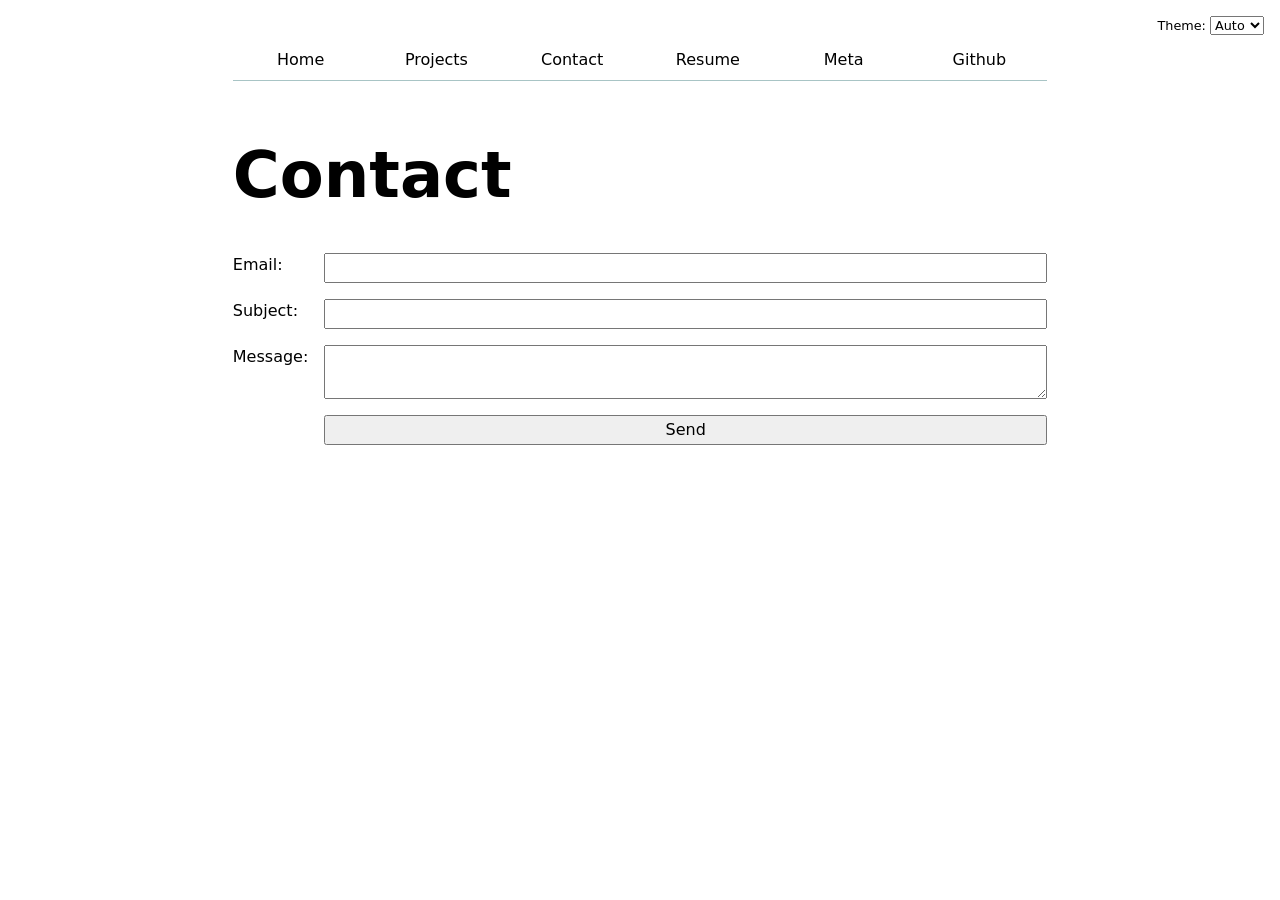
<file: contact/index.html>
<!DOCTYPE html>
<html lang="en">
<head>
    <meta charset="UTF-8">
    <meta name="viewport" content="width=device-width, initial-scale=1.0">
    <link rel="stylesheet" href="../style.css">
    <script type="module" src="../global.js"></script>
    <title>Timothy Chang: Contact</title>
</head>
<body>
    <h1>Contact</h1>

    <form action="mailto:tic044@ucsd.edu" method="GET">
        <label for="email">Email:
            <input type="email" id="email" name="email">
        </label>
        <label for="subject">Subject:
            <input id="subject" name="subject">
        </label>
        <label for="body">Message:
            <textarea id="body" name="body"></textarea>
        </label>
        <button type="submit">Send</button>
    </form>
</body>
</html>
</file>
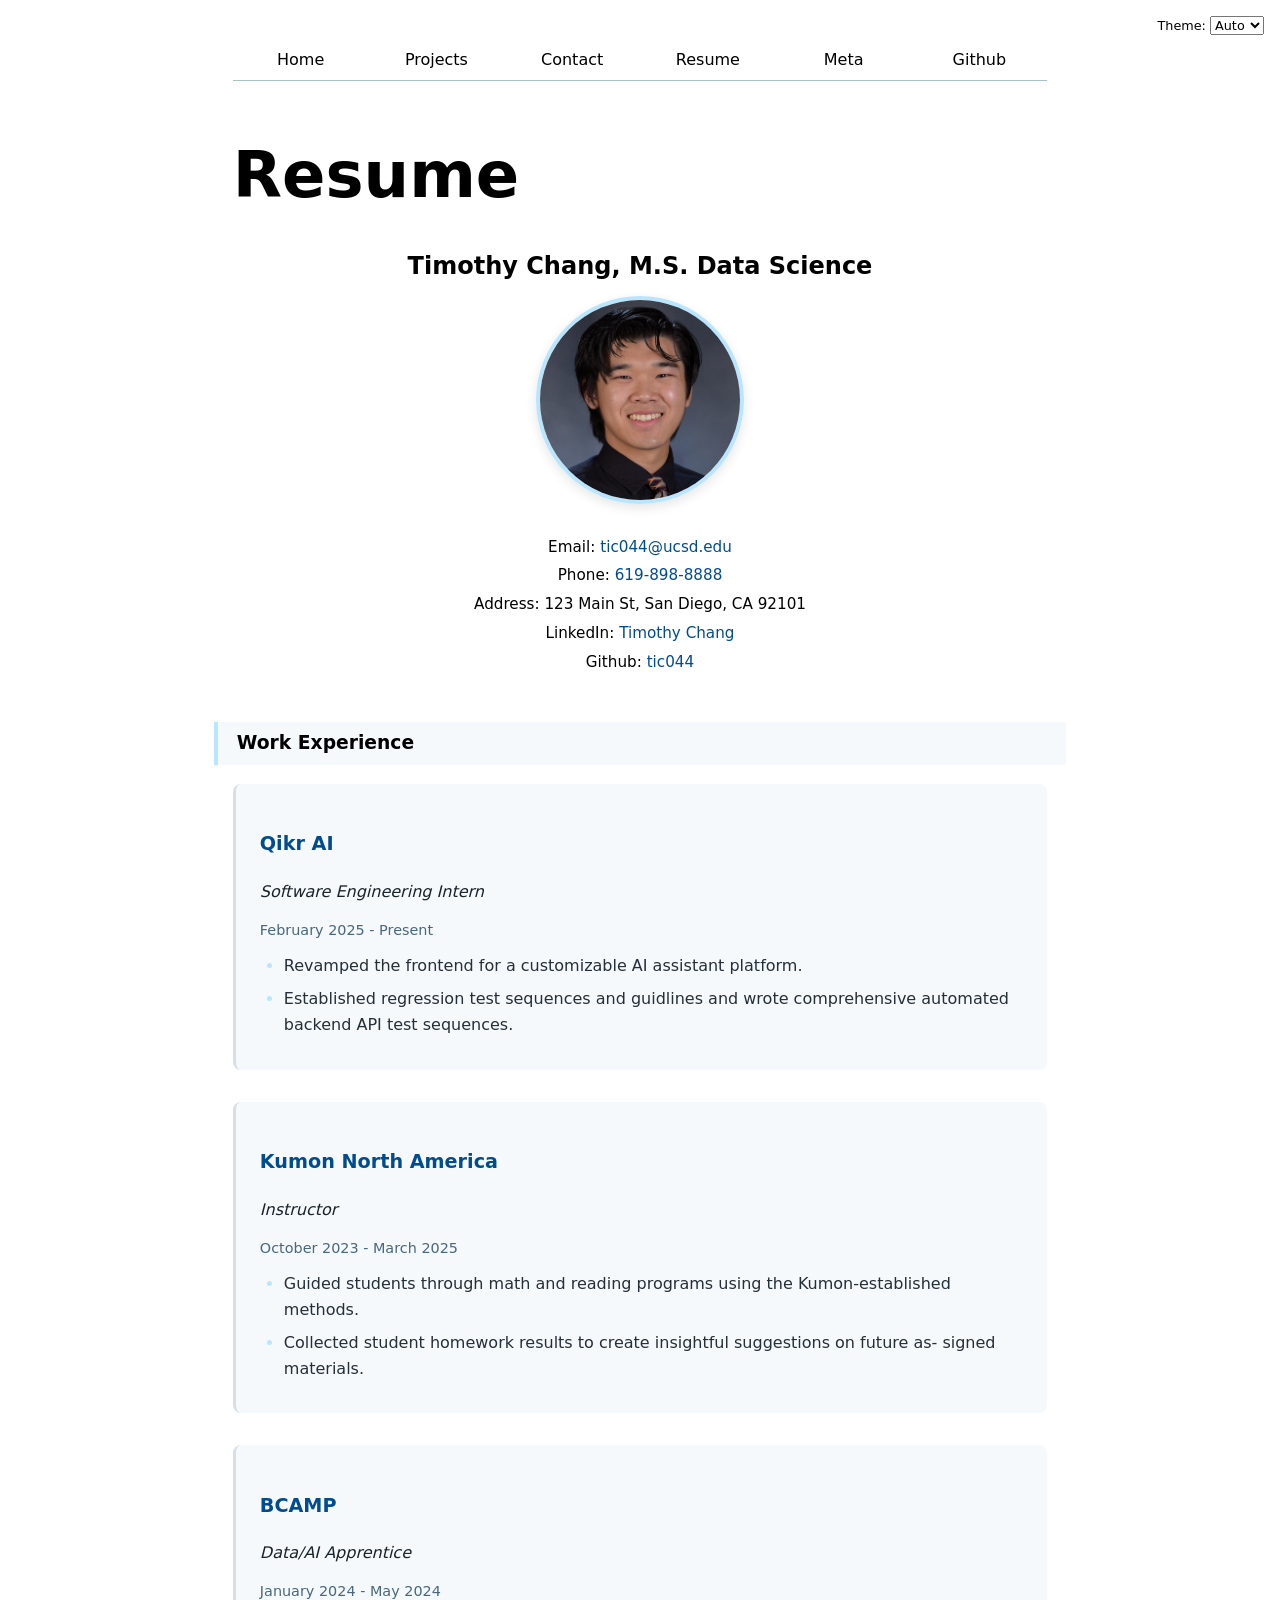
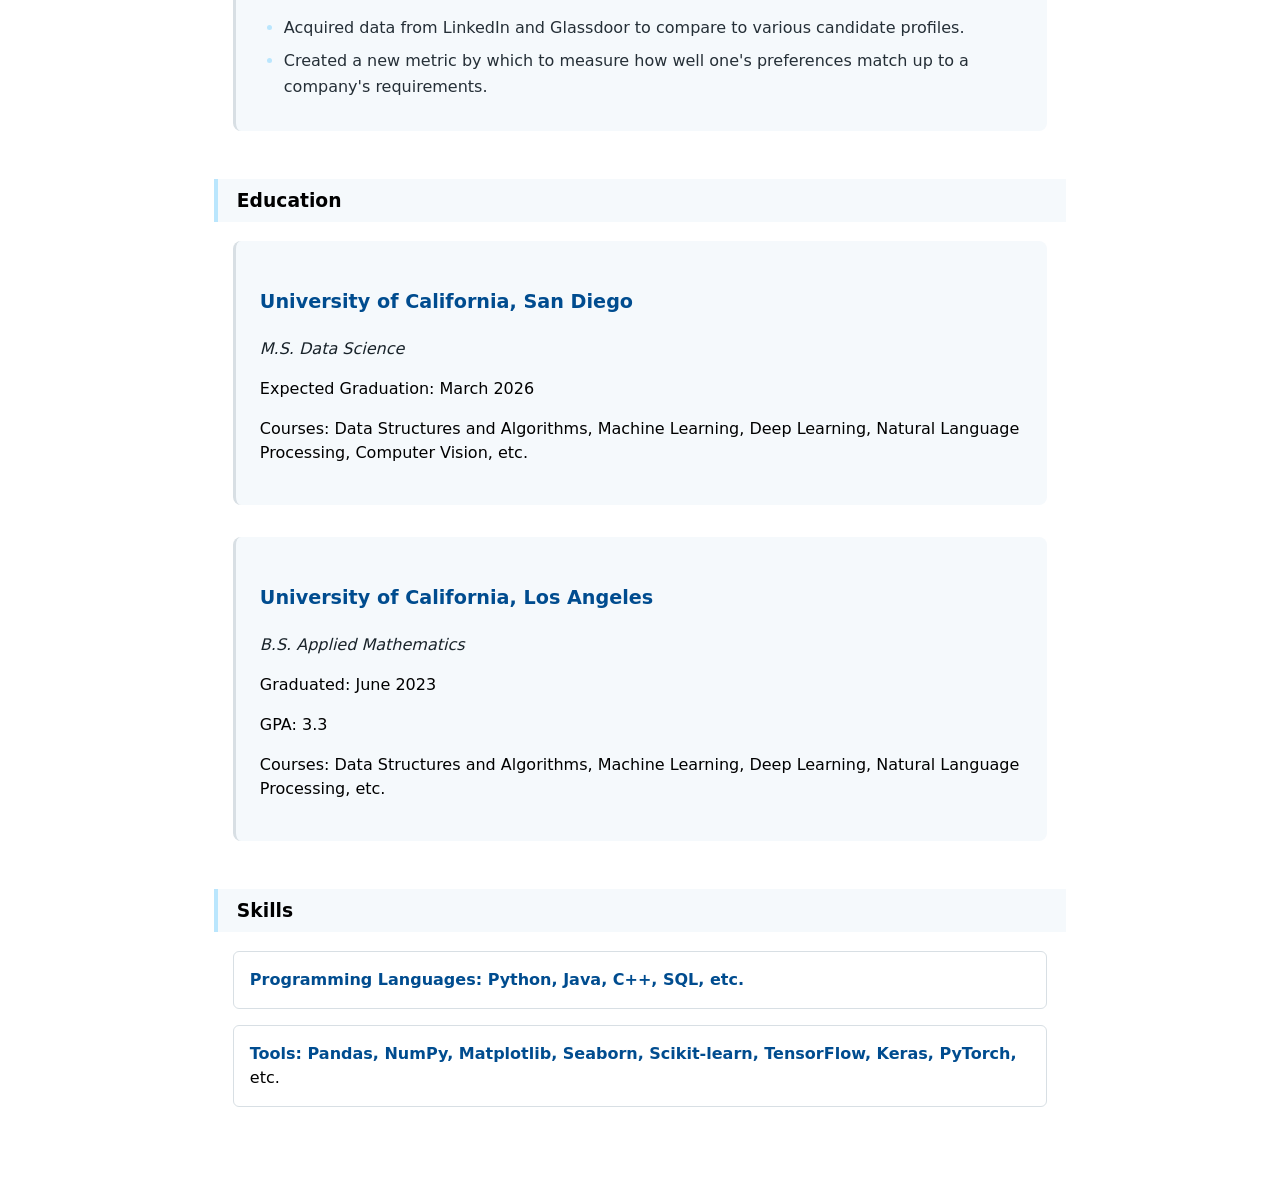
<file: resume/index.html>
<!DOCTYPE html>
<html lang="en">
<head>
    <meta charset="UTF-8">
    <meta name="viewport" content="width=device-width, initial-scale=1.0">
    <link rel="stylesheet" href="../style.css">
    <script type="module" src="../global.js"></script>
    <title>Timothy Chang: Resume</title>
</head>
<body>
    <h1>Resume</h1>

    <h2>Timothy Chang, M.S. Data Science</h2>
    <img src="../images/headshot.png" alt="Headshot of Timothy Chang" width="200" height="200">
    <p>Email: <a href="mailto:tic044@ucsd.edu">tic044@ucsd.edu</a></p>
    <p>Phone: <a href="tel:+16198988888">619-898-8888</a></p>
    <p>Address: 123 Main St, San Diego, CA 92101</p>
    <p>LinkedIn: <a href="https://www.linkedin.com/in/timothychang23/">Timothy Chang</a></p>
    <p>Github: <a href="https://github.com/tic044">tic044</a></p>
    <section>
        <h3>Work Experience</h3>
        <article>
            <h4>Qikr AI</h4>
            <p>Software Engineering Intern</p>
            <time>February 2025 - Present</time>
            <ul>
                <li>Revamped the frontend for a customizable AI assistant platform.</li>
                <li>Established regression test sequences and guidlines and wrote comprehensive automated backend API test sequences.</li>
            </ul>
        </article>
        <article>
            <h4>Kumon North America</h4>
            <p>Instructor</p>
            <time>October 2023 - March 2025</time>
            <ul>
                <li>Guided students through math and reading programs using the Kumon-established
                    methods.</li>
                <li>Collected student homework results to create insightful suggestions on future as-
                    signed materials.</li>
            </ul>
        </article>
        <article>
            <h4>BCAMP</h4>
            <p>Data/AI Apprentice</p>
            <time>January 2024 - May 2024</time>
            <ul>
                <li>Acquired data from LinkedIn and Glassdoor to compare to various candidate profiles.</li>
                <li>Created a new metric by which to measure how well one's preferences match up to a
                    company's requirements.</li>
            </ul>
        </article>
    </section>
    <section>
        <h3>Education</h3>
        <article>
            <h4>University of California, San Diego</h4>
            <p>M.S. Data Science</p>
            <p>Expected Graduation: March 2026</p>
            <p>Courses: Data Structures and Algorithms, Machine Learning, Deep Learning, Natural Language Processing, Computer Vision, etc.</p>
        </article>
        <article>
            <h4>University of California, Los Angeles</h4>
            <p>B.S. Applied Mathematics</p>
            <p>Graduated: June 2023</p>
            <p>GPA: 3.3</p>
            <p>Courses: Data Structures and Algorithms, Machine Learning, Deep Learning, Natural Language Processing, etc.</p>
        </article>
    </section>
    <section>
        <h3>Skills</h3>
        <p>Programming Languages: Python, Java, C++, SQL, etc.</p>
        <p>Tools: Pandas, NumPy, Matplotlib, Seaborn, Scikit-learn, TensorFlow, Keras, PyTorch, etc.</p>
    </section>

</body>
</html>
</file>
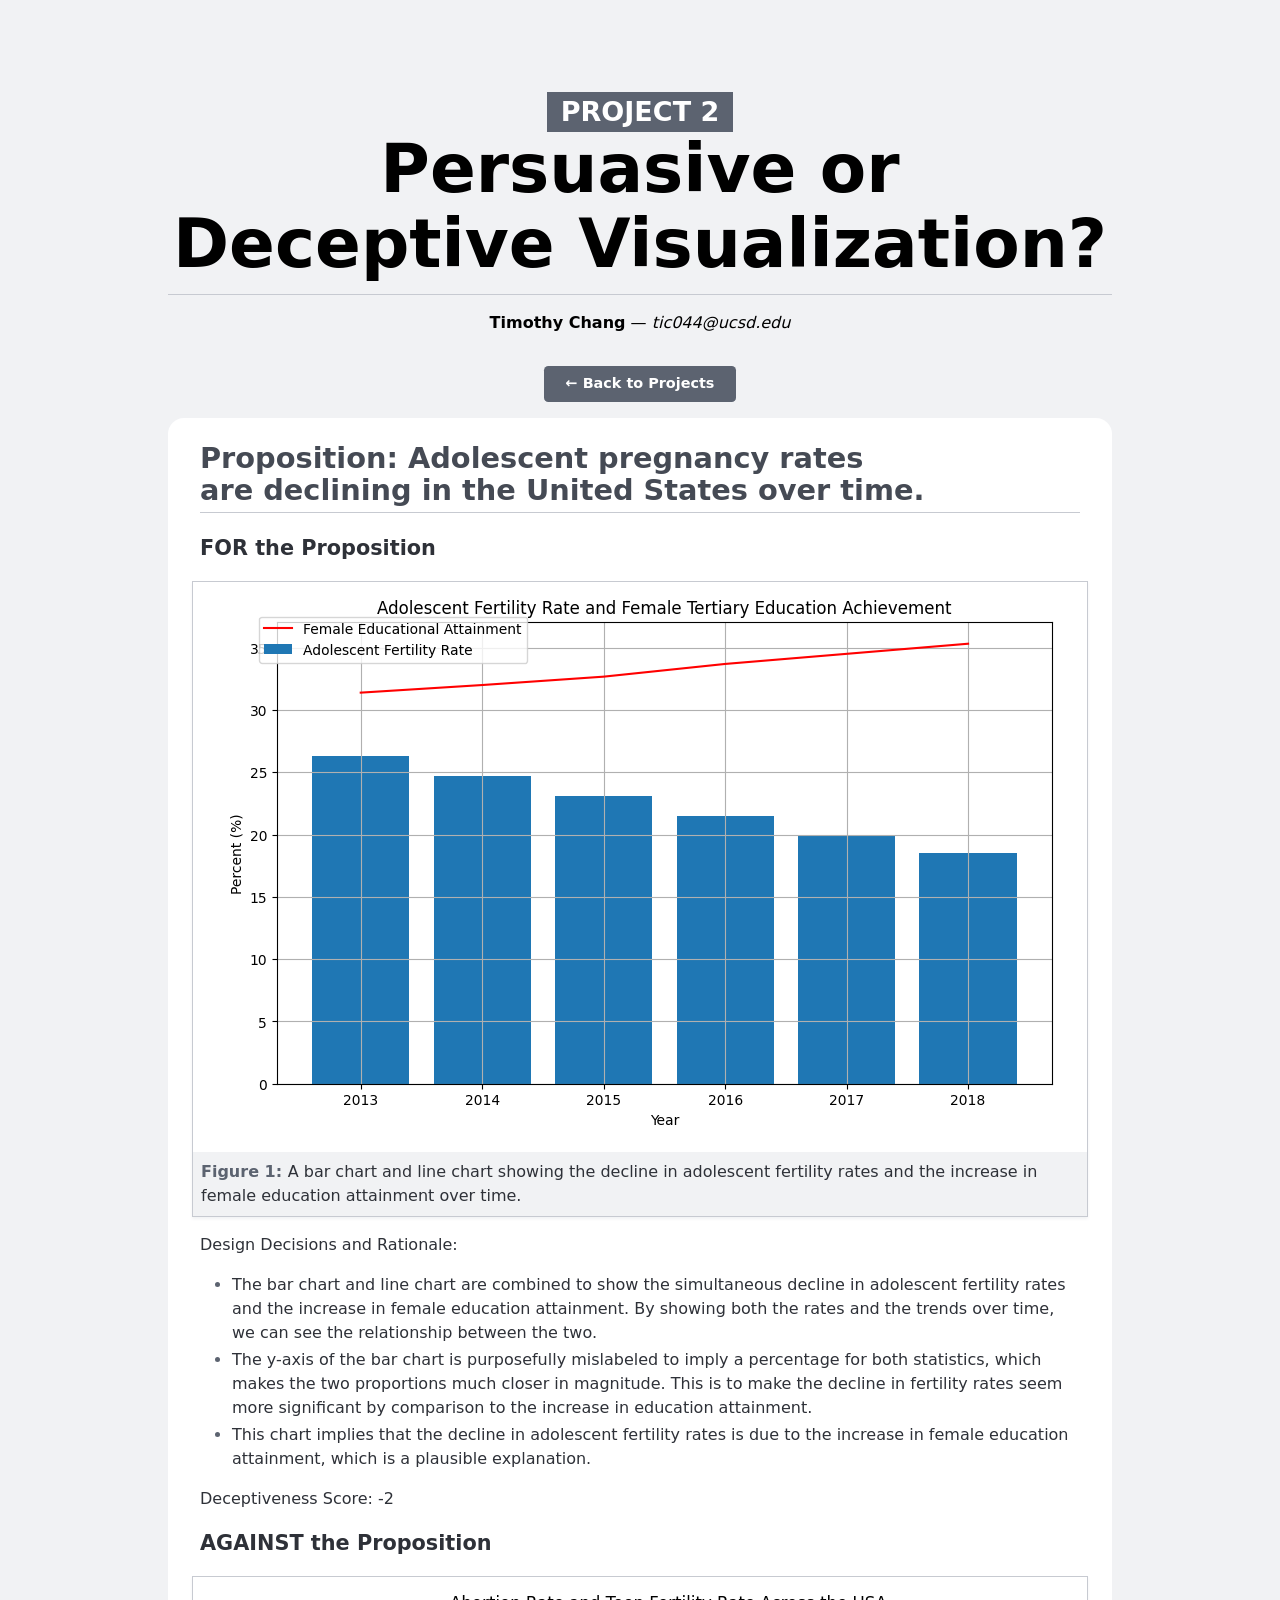
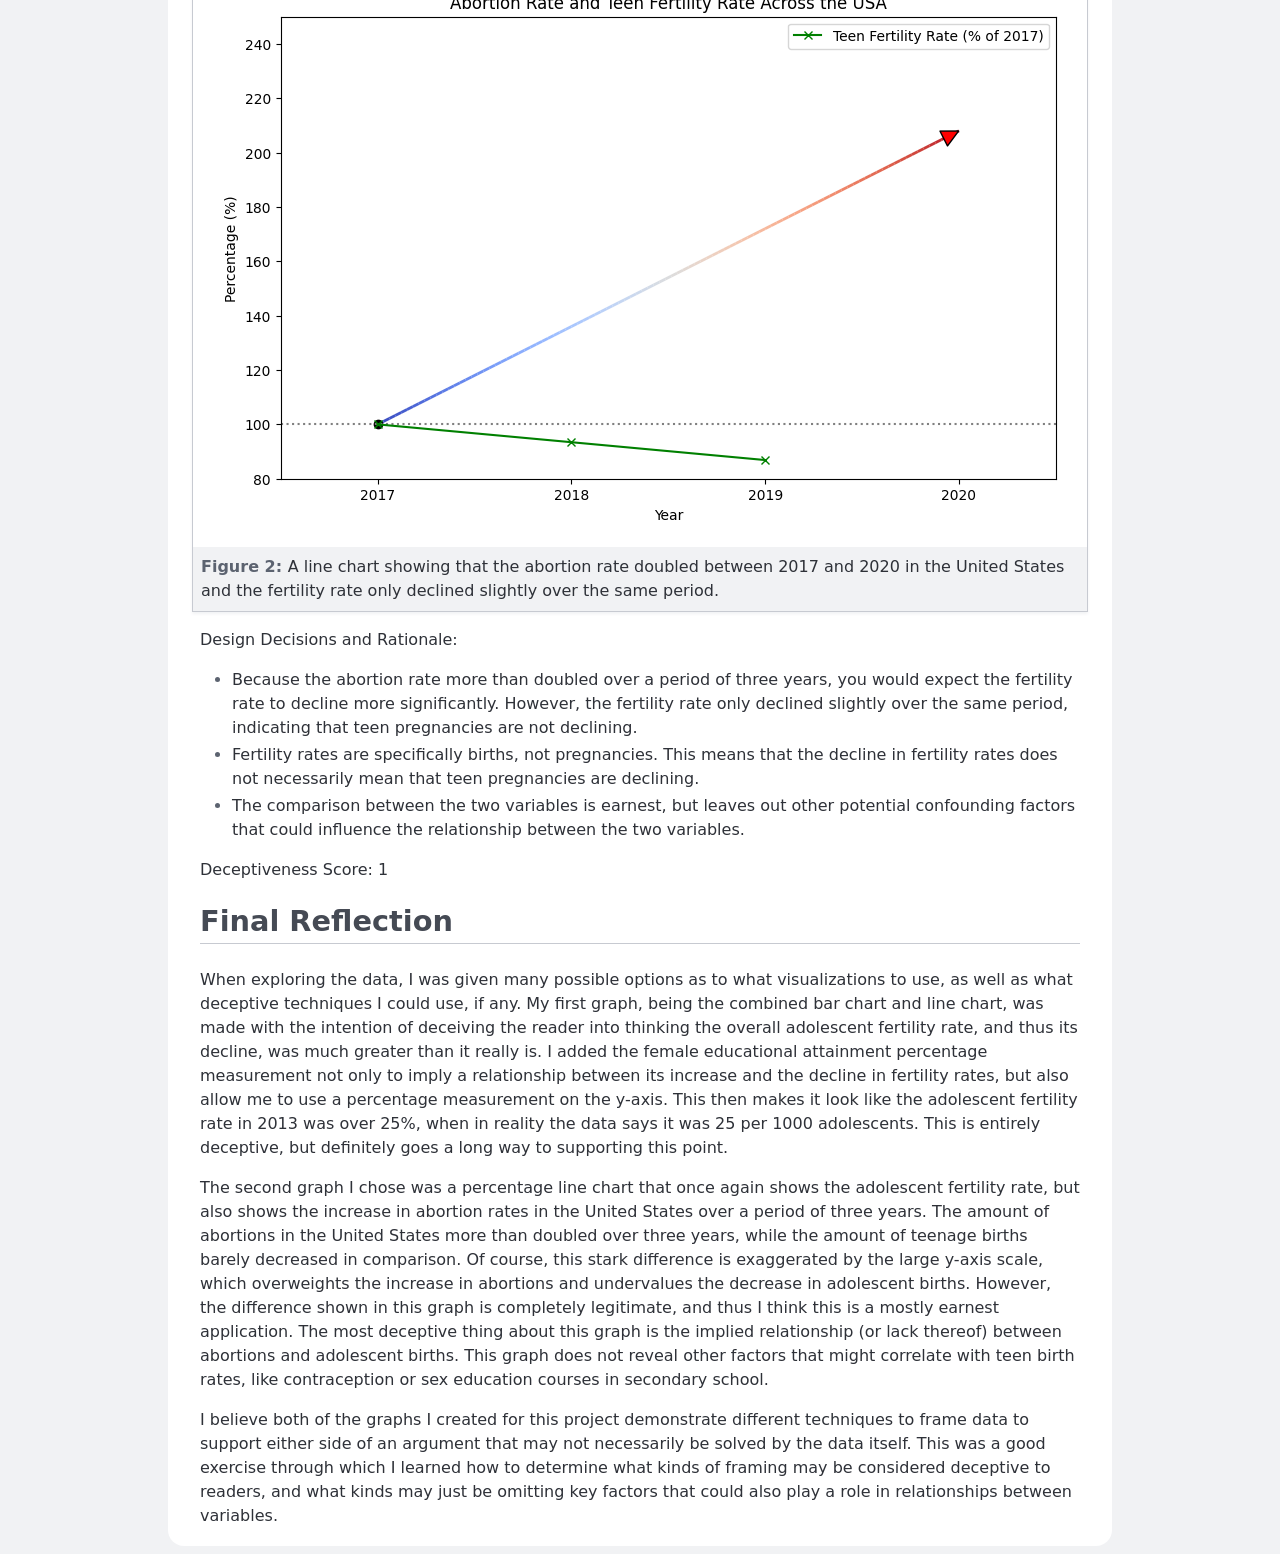
<file: projects/project2/project2_report.html>
<!DOCTYPE html>
<html lang="en">
  <head>
    <title>Project 2 Report</title>
    <style>
      :root {
        --color-neutral-95: hsl(220 10% 95%);
        --color-neutral-90: hsl(220 10% 90%);
        --color-neutral-80: hsl(220 10% 80%);
        --color-neutral-70: hsl(220 10% 70%);
        --color-neutral-60: hsl(220 10% 60%);
        --color-neutral-50: hsl(220 10% 50%);
        --color-neutral-40: hsl(220 10% 40%);
        --color-neutral-30: hsl(220 10% 30%);
        --color-neutral-20: hsl(220 10% 20%);
        --color-neutral-10: hsl(220 10% 10%);
      }

      html {
        font: 100%/1.5 system-ui;
        counter-reset: figure;
        background: var(--color-neutral-95);
        max-width: min(75vw, 80em);
        margin: 0 auto;
      }

      /* Headings */

      h1,
      h2,
      h3,
      h4,
      h5,
      h6 {
        line-height: 1.1;
        font-weight: 600;
        text-wrap: balance;
      }

      h1,
      h2 {
        border-bottom: 1px solid var(--color-neutral-80);
        padding-bottom: 0.2em;
      }

      h1 {
        margin-block: 1em 0.5rem;
        font-size: clamp(2.5em, 150% + 2vh + 2vw, 10vmin);
        font-weight: 800;

        small {
          display: block;
          width: fit-content;
          padding: 0.2em 0.5em;
          margin-inline: auto;
          color: white;
          background: var(--color-neutral-40);
          font-size: 40%;
          text-transform: uppercase;
          white-space: nowrap;
        }
      }

      h2 {
        font-size: 180%;
        color: var(--color-neutral-30);
      }

      h3 {
        font-size: 130%;
      }

      /* Lists */

      ul,
      ol {
        padding-inline-start: 2em;
      }

      li {
        &::marker {
          color: var(--color-neutral-40);
        }

        + li {
          margin-top: 0.2em;
        }
      }

      /* Sectioning elements */

      header {
        padding-block: 1em;
        text-align: center;
      }

      main {
        background: white;
        color: var(--color-neutral-20);
        border-radius: 1rem;
        padding: 0.1rem 2rem;
      }

      /* Figures */

      figure {
        margin: 1em 0;
        padding: 0.5rem;
        margin-inline: -0.5em;
        border: 1px solid var(--color-neutral-80);
        box-shadow: 0 0.1em 0.2em var(--color-neutral-95);
        text-align: center;
        background: white;

        > figcaption {
          font: 500 75% var(--font-sans);
          background: var(--color-neutral-95);
          padding: 0.5rem;
          margin: -0.5rem;
          margin-top: 0.5rem;
          counter-increment: figure;
          text-align: left;

          &::before {
            content: 'Figure ' counter(figure) ': ';
            font-weight: bold;
            color: var(--color-neutral-40);
          }

          a:not(:hover, :focus, :active) {
            color: inherit;
            text-decoration: underline;
            text-decoration-color: color-mix(
              in lab,
              currentColor,
              transparent 70%
            );
          }
        }
      }

      /* Back button */

      .back-button {
        display: inline-block;
        margin-top: 1em;
        padding: 0.5em 1.5em;
        background: var(--color-neutral-40);
        color: white;
        text-decoration: none;
        border-radius: 0.3em;
        font-weight: 600;
        font-size: 0.9em;
        transition: background 0.2s ease;
      }

      .back-button:hover {
        background: var(--color-neutral-30);
      }
    </style>
  </head>

  <body>
    <header>
      <h1>
        <small>Project 2</small>
        Persuasive or Deceptive Visualization?
      </h1>

      <p><strong>Timothy Chang</strong> — <em>tic044@ucsd.edu</em></p>
      
      <a href="../index.html" class="back-button">← Back to Projects</a>
    </header>

    <main>
      <h2>Proposition: Adolescent pregnancy rates are declining in the United States over time. </h2>

      <section>
        <h3>FOR the Proposition</h3>

        <figure>
          <img src="fertility_and_education.png" alt="A combined bar chart and line chart showing the decline in adolescent fertility rates and the increase in adolescent education rates over time." />
          <figcaption>A bar chart and line chart showing the decline in adolescent fertility rates and the increase in female education attainment over time.</figcaption>
        </figure>

        <p>Design Decisions and Rationale:</p>

        <ul>
          <li>The bar chart and line chart are combined to show the simultaneous decline in adolescent fertility rates and the increase in female education attainment. By showing both the rates and the trends over time, we can see the relationship between the two.</li>
          <li>The y-axis of the bar chart is purposefully mislabeled to imply a percentage for both statistics, which makes the two proportions much closer in magnitude. This is to make the decline in fertility rates seem more significant by comparison to the increase in education attainment.</li>
          <li>This chart implies that the decline in adolescent fertility rates is due to the increase in female education attainment, which is a plausible explanation.</li>
        </ul>
        <p>Deceptiveness Score: -2</p>
      </section>

      <section>
        <h3>AGAINST the Proposition</h3>

        <figure>
          <img src="abortion_and_fertility.png" alt="A line chart showing the massive increase in abortion rates over time and the small decline in fertility rates over time." />
          <figcaption>A line chart showing that the abortion rate doubled between 2017 and 2020 in the United States and the fertility rate only declined slightly over the same period.</figcaption>
        </figure>

        <p>Design Decisions and Rationale:</p>

        <ul>
          <li>Because the abortion rate more than doubled over a period of three years, you would expect the fertility rate to decline more significantly. However, the fertility rate only declined slightly over the same period, indicating that teen pregnancies are not declining.</li>
          <li>Fertility rates are specifically births, not pregnancies. This means that the decline in fertility rates does not necessarily mean that teen pregnancies are declining.</li>
          <li>The comparison between the two variables is earnest, but leaves out other potential confounding factors that could influence the relationship between the two variables.</li>
        </ul>
        <p>Deceptiveness Score: 1</p>
      </section>

      <section>
        <h2>Final Reflection</h2>

        <p>When exploring the data, I was given many possible options as to what visualizations to use, as well as what deceptive techniques I could use, if any. My first graph, being the combined bar chart and line chart, was made with the intention of deceiving the reader into thinking the overall adolescent fertility rate, and thus its decline, was much greater than it really is. I added the female educational attainment percentage measurement not only to imply a relationship between its increase and the decline in fertility rates, but also allow me to use a percentage measurement on the y-axis. This then makes it look like the adolescent fertility rate in 2013 was over 25%, when in reality the data says it was 25 per 1000 adolescents. This is entirely deceptive, but definitely goes a long way to supporting this point. </p>
        <p>The second graph I chose was a percentage line chart that once again shows the adolescent fertility rate, but also shows the increase in abortion rates in the United States over a period of three years. The amount of abortions in the United States more than doubled over three years, while the amount of teenage births barely decreased in comparison. Of course, this stark difference is exaggerated by the large y-axis scale, which overweights the increase in abortions and undervalues the decrease in adolescent births. However, the difference shown in this graph is completely legitimate, and thus I think this is a mostly earnest application. The most deceptive thing about this graph is the implied relationship (or lack thereof) between abortions and adolescent births. This graph does not reveal other factors that might correlate with teen birth rates, like contraception or sex education courses in secondary school.</p>
        <p>I believe both of the graphs I created for this project demonstrate different techniques to frame data to support either side of an argument that may not necessarily be solved by the data itself. This was a good exercise through which I learned how to determine what kinds of framing may be considered deceptive to readers, and what kinds may just be omitting key factors that could also play a role in relationships between variables.</p>
      </section>
    </main>
  </body>
</html>
</file>
<file: style.css>
html {
  color-scheme: light dark;
}

body {
    /* Set line height to 1.5 times the font size
         and use the OS's UI font as the website font
       */
    font: 100%/1.5 system-ui;
    max-width: 80ch;
    margin-inline: auto;
    padding: 2rem;
  }

h1, h2, h3, h4, h5, h6 {
  line-height: 1.1;
  text-wrap: balance;
}

h1 {
  font-size: 400%;
}

h1 h2 h3 h4 h5 h6 {
  line-height: 1.1;
  text-wrap: balance;

}

nav {
  display: flex;
}

nav a {
  flex: 1;
  text-decoration: none;
  color: inherit;
  text-align: center;
  padding: 0.5em;
  margin-bottom: 1em;
  border-bottom: 1px solid light-dark(oklch(0.8 0.03 200), oklch(0.4 0.05 200));
  &:hover {
    border-bottom: 0.4em solid var(--color-accent);
    background-color: var(--background-color);
    padding-bottom: 0.1em;
  }
}

nav a.current {
  font-weight: bold;
  border-bottom: 0.4em solid light-dark(oklch(0.5876 0.1389 241.97), oklch(0.65 0.15 241.97));
  padding-bottom: 0.1em;
}

:root {
  --color-accent: light-dark(oklch(0.9014 0.0555 230.9), oklch(0.65 0.15 240));
  --color-accent-dark: light-dark(oklch(0.4 0.15 240), oklch(0.7 0.12 240));
  --color-text-dark: light-dark(oklch(0.25 0.02 240), oklch(0.8 0.02 240));
  --background-color: color-mix(in oklch, var(--color-accent), canvas 85%);
  --background-section: light-dark(oklch(0.98 0.005 240), oklch(0.15 0.02 240));
  --border-light: light-dark(oklch(0.9 0.01 240), oklch(0.3 0.05 240));
}

input, textarea, button, select {
  font: inherit;
}

form {
  display: grid;
  grid-template-columns: auto 1fr;
  gap: 1em;
}

form label {
  display: grid;
  grid-template-columns: subgrid;
  grid-column: 1 / -1;
}

form input, form textarea {
  grid-column: 2;
}

form button {
  grid-column: 2;
}

.projects {
  display: grid;
  grid-template-columns: repeat(auto-fill, minmax(15em, 1fr));
  gap: 1em;
}

.projects article {
  display: grid;
  grid-template-rows: subgrid;
  grid-row: span 3;
}

.projects h2 {
  margin: 0;
}

/* Resume Page Styling */
body > h2:first-of-type {
  text-align: center;
  margin-top: 0.5em;
  margin-bottom: 0.2em;
}

body > img {
  display: block;
  margin: 1em auto 2em;
  border-radius: 50%;
  border: 4px solid var(--color-accent);
  box-shadow: 0 4px 12px light-dark(rgba(0, 0, 0, 0.1), rgba(0, 0, 0, 0.3));
}

body > p {
  text-align: center;
  margin: 0.4em 0;
  font-size: 0.95em;
}

body > p a {
  color: var(--color-accent-dark);
  text-decoration: none;
  font-weight: 500;
}

body > p a:hover {
  color: var(--color-accent);
  text-decoration: underline;
}

section {
  margin-top: 3em;
  margin-bottom: 3em;
}

section > h3 {
  background: var(--background-section);
  padding: 0.6em 1em;
  border-left: 4px solid var(--color-accent);
  margin-left: -1em;
  margin-right: -1em;
  font-weight: 600;
}

article {
  margin-bottom: 2em;
  padding: 1.5em;
  background: var(--background-section);
  border-radius: 8px;
  border-left: 3px solid var(--border-light);
  transition: all 0.2s ease;
}

article:hover {
  border-left-color: var(--color-accent);
  box-shadow: 0 2px 8px light-dark(rgba(0, 0, 0, 0.05), rgba(0, 0, 0, 0.3));
  transform: translateX(4px);
}

article h4 {
  color: var(--color-accent-dark);
  font-weight: 600;
  font-size: 1.2em;
}

article > p:first-of-type {
  font-weight: 500;
  color: var(--color-text-dark);
  margin-top: 0.3em;
  font-style: italic;
}

article time {
  display: block;
  color: light-dark(oklch(0.5 0.05 240), oklch(0.65 0.08 240));
  font-size: 0.9em;
  margin-top: 0.5em;
  margin-bottom: 0.8em;
  font-weight: 500;
}

article ul {
  margin: 0.5em 0;
  padding-left: 1.5em;
}

article li {
  margin-bottom: 0.5em;
  line-height: 1.6;
  color: light-dark(oklch(0.3 0.02 240), oklch(0.75 0.02 240));
}

article li::marker {
  color: var(--color-accent);
}

/* Skills section specific */
section:last-of-type p {
  background: light-dark(Canvas, oklch(0.12 0.02 240));
  padding: 1em;
  border-radius: 6px;
  border: 1px solid var(--border-light);
  margin-bottom: 0.8em;
}

section:last-of-type p strong,
section:last-of-type p::first-line {
  font-weight: 600;
  color: var(--color-accent-dark);
}

label.color-scheme {
  position: absolute;
  top: 1rem;
  right: 1rem;
  font-size: 0.8em;
}

/* GitHub Profile Stats */
#profile-stats {
  margin-top: 1.5em;
}

#profile-stats .stats-grid {
  display: grid;
  grid-template-columns: repeat(auto-fit, minmax(180px, 1fr));
  gap: 1.5em;
}

#profile-stats .stat-card {
  background: var(--background-section);
  border-radius: 12px;
  padding: 1.5em;
  border: 1px solid var(--border-light);
  border-top: 4px solid var(--color-accent);
  box-shadow: 0 2px 8px light-dark(rgba(0, 0, 0, 0.05), rgba(0, 0, 0, 0.3));
  transition: all 0.3s ease;
  text-align: center;
}

#profile-stats .stat-card:hover {
  transform: translateY(-6px);
  box-shadow: 0 6px 16px light-dark(rgba(0, 0, 0, 0.12), rgba(0, 0, 0, 0.4));
  border-top-color: var(--color-accent-dark);
}

#profile-stats dt {
  font-weight: 600;
  color: light-dark(oklch(0.5 0.05 240), oklch(0.65 0.08 240));
  font-size: 0.85em;
  text-transform: uppercase;
  letter-spacing: 0.8px;
  margin-bottom: 0.8em;
  display: block;
}

#profile-stats dd {
  margin: 0;
  font-size: 2.8em;
  font-weight: 700;
  color: var(--color-accent-dark);
  line-height: 1;
}

/* Fallback for generic dl elements */
dl {
  display: grid;
  grid-template-columns: auto 1fr;
  gap: 1em;
}

/* Projects Page Styling */
#projects-pie-plot {
  max-width: 20em;
  margin-block: 2em;
  overflow: visible;
}

.container {
  display: flex;
  align-items: center;
  justify-content: center;
}

.swatch {
  display: inline-block;
  width: 1em;
  aspect-ratio: 1 / 1;
  background-color: var(--color);
  border-radius: 50%;
}

.legend {
  display: grid;
  flex: 1;
  grid-template-columns: repeat(auto-fill, minmax(9em, 1fr));
  border: 1px solid var(--border-light);
  box-shadow: 0 2px 8px light-dark(rgba(0, 0, 0, 0.05), rgba(0, 0, 0, 0.3));
  padding: 0.5em;
  margin: 0.5em;
}

.legend-item {
  display: flex;
  align-items: center;
  gap: 0.5em;
}

path {
  transition: 300ms;
  cursor: pointer;
}

&:has(path:hover) {
  path:not(:hover) {
    opacity: 0.5;
  }
}

.selected {
  --color: oklch(60% 45% 0);

  &:is(path) {
    fill: var(--color);
  }
}

dl.info {
  display: grid;
  margin: 0;
  dt {
    font-weight: 400;
  }
  dd {
    font-weight: 600;
  }
  transition-duration: 500ms;
  transition-property: opacity, visibility;
}

dl.info[hidden]:not(:hover, :focus-within) {
  opacity: 0;
  visibility: hidden;
}

.tooltip {
  position: fixed;
  top: 1em; 
  left: 1em; 
  background-color: light-dark(white, oklch(0.2 0.02 240));
  box-shadow: 0 4px 8px light-dark(rgba(0, 0, 0, 0.1), rgba(0, 0, 0, 0.5));
  border-radius: 4px;
  backdrop-filter: blur(10px);
  padding: 1em;
  pointer-events: none;
}

circle {
  transition: 200ms;
  transform-origin: center;
  transform-box: fill-box;
}

circle:hover {
  transform: scale(1.5);
}
</file>
